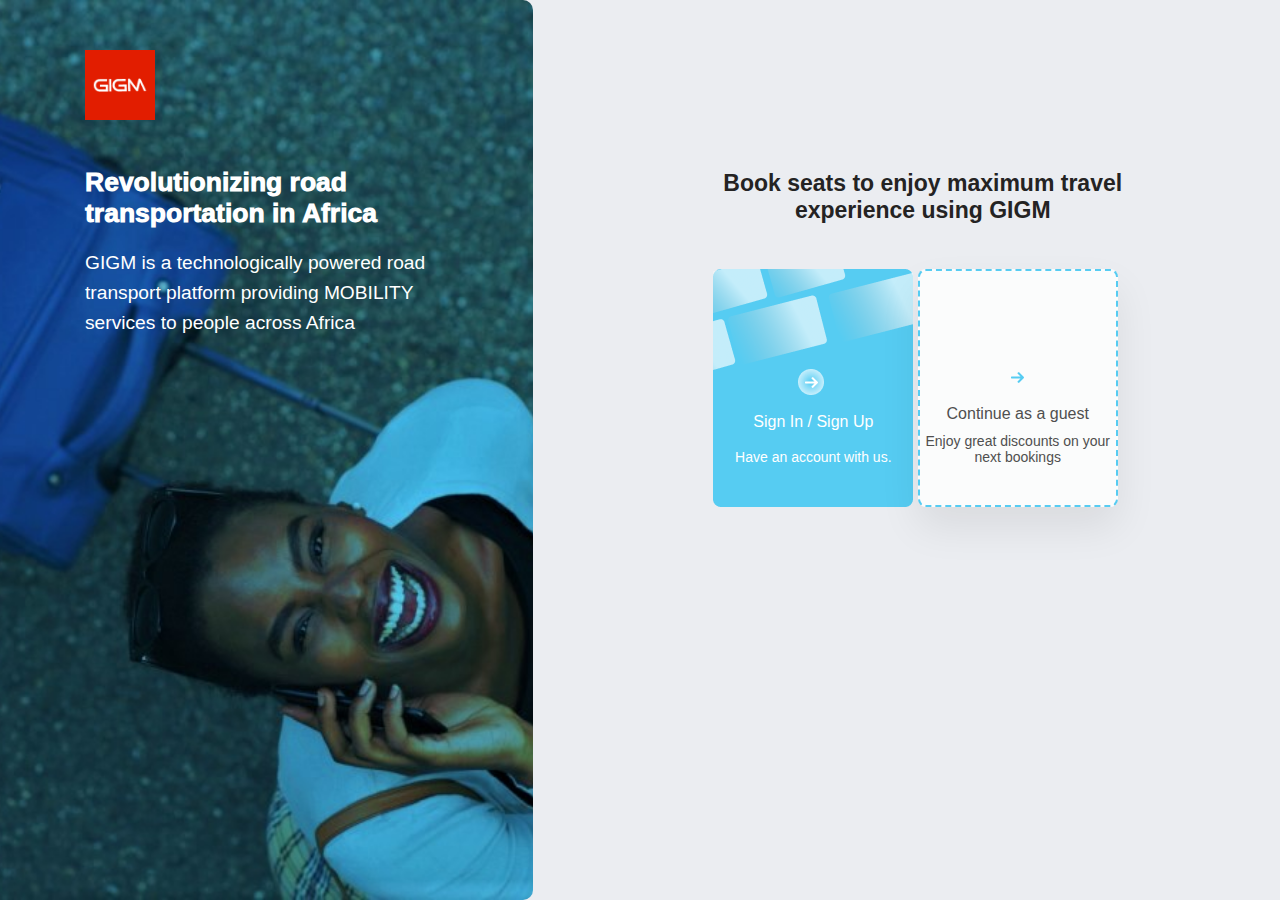
<file: sign.html>
<!DOCTYPE html>
<html lang="en">
  <head>
    <meta charset="UTF-8" />
    <meta http-equiv="X-UA-Compatible" content="IE=edge" />
    <meta name="viewport" content="width=device-width, initial-scale=1.0" />
    <title>GIGMobility - Nigeria's Leading Tech Driven Transport Company</title>
    <link rel="icon" type="image/jpg" href="./images/favicon.ico" />
    <link rel="stylesheet" href="./sign.css" />
    <script src="./sign.js" defer></script>
  </head>
  <body>
    <div class="container1">
      <div class="container2">
        <a class="logo" href="./index.html">
          <img src="./images/GIGM.png" alt="GIGM" class="gigm" />
        </a>
        <h1 class="africa">
          Revolutionizing road<br />transportation in Africa
        </h1>
        <p class="road">
          GIGM is a technologically powered road<br />transport platform
          providing MOBILITY<br />services to people across Africa
        </p>
      </div>
      <div class="container3">
        <div class="container4">
          <h1 class="book">
            Book seats to enjoy maximum travel<br />experience using GIGM
          </h1>
        </div>
        <div class="container5">
          <div class="container6">
            <a class="up">
              <img src="./images/download.png" class="arrow1" />
              <h2 class="sign">Sign In / Sign Up</h2>
            </a>
            <p class="account">Have an account with us.</p>
          </div>
          <div class="container7">
            <a href="./index.html" class="account1">
              <img src="./images/download2.png" class="arrow2" />
              <h2 class="continue">Continue as a guest</h2>
            </a>
            <p class="enjoy">Enjoy great discounts on your next bookings</p>
          </div>
        </div>
        <div class="formbox">
          <div class="sign2">
            <h1 class="sign3">Sign into your GIGM account using</h1>
          </div>
          <div class="input">
            <div class="input1">
              <label type="email" class="label1"> Email / Phone Number </label
              ><br />
              <input
                class="input2"
                type="email"
                placeholder="example@gmail.com"
              />
            </div>
            <div class="input3">
              <label type="password" class="label2"> Password </label><br />
              <input
                class="input4"
                type="password"
                placeholder="Enter your passsword"
              />
            </div>
          </div>
          <div class="div1">
            <button type="button" class="button1">Sign In</button>
            <p>Don't have an account? Sign Up</p>
          </div>
        </div>
      </div>
    </div>
    <!--Start of Tawk.to Script-->
    <script type="text/javascript">
      var Tawk_API = Tawk_API || {},
        Tawk_LoadStart = new Date();
      (function () {
        var s1 = document.createElement("script"),
          s0 = document.getElementsByTagName("script")[0];
        s1.async = true;
        s1.src = "https://embed.tawk.to/63243bea37898912e96985e8/1gd2ok30e";
        s1.charset = "UTF-8";
        s1.setAttribute("crossorigin", "*");
        s0.parentNode.insertBefore(s1, s0);
      })();
    </script>
    <!--End of Tawk.to Script-->
  </body>
</html>
</file>
<file: sign.css>
body {
  position: relative;
  background: #ebedf1;
  min-height: 100vh;
  font-size: 16px;
  overflow-x: hidden;
  /* font-family: "Inter", sans-serif; */
  margin: 0px;
}

.container1 {
  display: flex;
}

.container2 {
  background-image: url(./images/smiling.jpg);
  height: 100vh;
  width: 41.666667%;
  background-repeat: no-repeat;
  background-size: cover;
  background-color: rgba(86, 204, 242, 0.8);
  background-position: center center;
  border-radius: 0 10px 10px 0;
}

.gigm {
  margin: 50px;
  margin-left: 85px;
  height: 70px;
  width: 70px;
  cursor: pointer;
}

.gigm:hover {
  animation: shake;
  animation-duration: 0.8s;
  animation-timing-function: linear;
}

@keyframes shake {
  0% {
    transform: translateX(0px);
  }
  20% {
    transform: translateX(7px);
  }
  40% {
    transform: translateX(-7px);
  }
  60% {
    transform: translateX(4px);
  }
  80% {
    transform: translateX(-4px);
  }
  100% {
    transform: translateX(0px);
  }
}

.africa {
  color: white;
  margin-left: 85px;
  margin-top: -7px;
  font-family: sans-serif;
  font-size: 26.5px;
  font-weight: 1000;
}

.road {
  color: white;
  margin-left: 85px;
  font-size: larger;
  font-family: sans-serif;
  line-height: 30px;
}

.book {
  font-family: sans-serif;
  color: rgb(36, 35, 35);
  font-size: 23px;
  margin-top: 170px;
  margin-left: 190px;
  text-align: center;
  font-weight: 800;
}

.container6 {
  background-image: url(./images/blue.png);
  width: 200px;
  height: 300px;
  position: relative;
  background-repeat: no-repeat;
  margin-left: 180px;
  margin-top: 30px;
}

.up {
  text-decoration: none;
}

.arrow1 {
  margin-left: 85px;
  margin-top: 100px;
  cursor: pointer;
}

.arrow1:hover {
  animation: arrow2;
  animation-duration: 0.8s;
  animation-timing-function: linear;
}

@keyframes arrow2 {
  0% {
    transform: translateX(0px);
  }
  20% {
    transform: translateX(7px);
  }
  40% {
    transform: translateX(-7px);
  }
  60% {
    transform: translateX(4px);
  }
  80% {
    transform: translateX(-4px);
  }
  100% {
    transform: translateX(0px);
  }
}

.sign {
  font-family: sans-serif;
  font-weight: 500;
  font-size: 16px;
  line-height: 26px;
  color: #ffffff;
  margin-bottom: 8px;
  margin-top: 10px;
  text-align: center;
}

.account {
  color: #ffffff;
  text-align: center;
  font-family: sans-serif;
  font-size: 14px;
}

.container5 {
  display: flex;
}

.container7 {
  background: rgba(255, 255, 255, 0.8);
  border: 2px dashed #56ccf2;
  box-sizing: border-box;
  box-shadow: 0px 20px 40px rgb(0 0 0 / 8%);
  border-radius: 8px;
  width: 200px;
  margin: auto;
  height: 238px;
  position: relative;
  text-align: center;
  margin-top: 30px;
}

.arrow2 {
  vertical-align: middle;
  margin: auto;
  margin-top: 100px;
}

.arrow2:hover {
  animation: arrow3;
  animation-duration: 0.8s;
  animation-timing-function: linear;
}

@keyframes arrow3 {
  0% {
    transform: translateX(0px);
  }
  20% {
    transform: translateX(7px);
  }
  40% {
    transform: translateX(-7px);
  }
  60% {
    transform: translateX(4px);
  }
  80% {
    transform: translateX(-4px);
  }
  100% {
    transform: translateX(0px);
  }
}

.account1 {
  text-decoration: none;
}

.continue {
  font-family: sans-serif;
  font-weight: 500;
  font-size: 16px;
  line-height: 10px;
  color: rgb(79, 79, 79);
  margin-bottom: 8px;
  margin-top: 25px;
  text-align: center;
}

.enjoy {
  text-align: center;
  font-family: sans-serif;
  font-size: 14px;
  color: rgb(79, 79, 79);
}

.formbox {
  background: #ffffff;
  box-shadow: 0px 40px 80px rgb(0 0 0 / 8%);
  border-radius: 10px;
  padding: 40px;
  width: 560px;
  max-width: 100%;
  height: 350px;
  margin-left: 70px;
  justify-content: center;
  display: none;
  margin-top: 120px;
}

.show {
  display: block;
}

.sign2 {
  font-family: sans-serif;
  font-weight: lighter;
  font-size: 10px;
  color: #131212;
  margin-bottom: 5px;
  text-align: center;
  margin-top: 50px;
}

.sign3 {
  font-family: sans-serif;
  font-weight: 500;
  font-size: 20px;
}

label {
  display: inline-block;
  margin-bottom: 0.5rem;
}

.label1 {
  font-style: normal;
  font-weight: normal;
  font-size: 14px;
  line-height: 18px;
  color: #333333;
}

.input {
  display: flex;
  align-items: center;
  justify-content: space-around;
}

.input2 {
  border: 1px solid rgba(86, 204, 242, 0.5);
  font-style: normal;
  font-weight: normal;
  font-size: 15px;
  line-height: 20px;
  height: 20px;
  width: 80%;
  padding: 10px 20px;
  /* color: #ffffff; */
  color: #333333;
  background: rgba(86, 204, 242, 0.05);
  box-shadow: 0px 7px 64px rgb(0 0 0 / 7%);
  border-radius: 8px;
}

.label2 {
  font-style: normal;
  font-weight: normal;
  font-size: 14px;
  line-height: 18px;
  color: #333333;
}

.input4 {
  border: 1px solid rgba(86, 204, 242, 0.5);
  font-style: normal;
  font-weight: normal;
  font-size: 15px;
  line-height: 20px;
  height: 20px;
  width: 80%;
  padding: 10px 20px;
  color: #333333;
  background: rgba(86, 204, 242, 0.05);
  box-shadow: 0px 7px 64px rgb(0 0 0 / 7%);
  border-radius: 8px;
}

.div1 {
  text-align: center;
  margin-top: 30px;
}

.button1 {
  background: #696969;
  vertical-align: middle;
  margin: 0 auto;
  text-align: center;
  width: 50%;
  height: 45px;
  font-style: normal;
  font-weight: normal;
  font-size: 14px;
  line-height: 24px;
  color: #ffffff;
  border-radius: 8px;
  border: none;
  outline: none;
}
</file>
